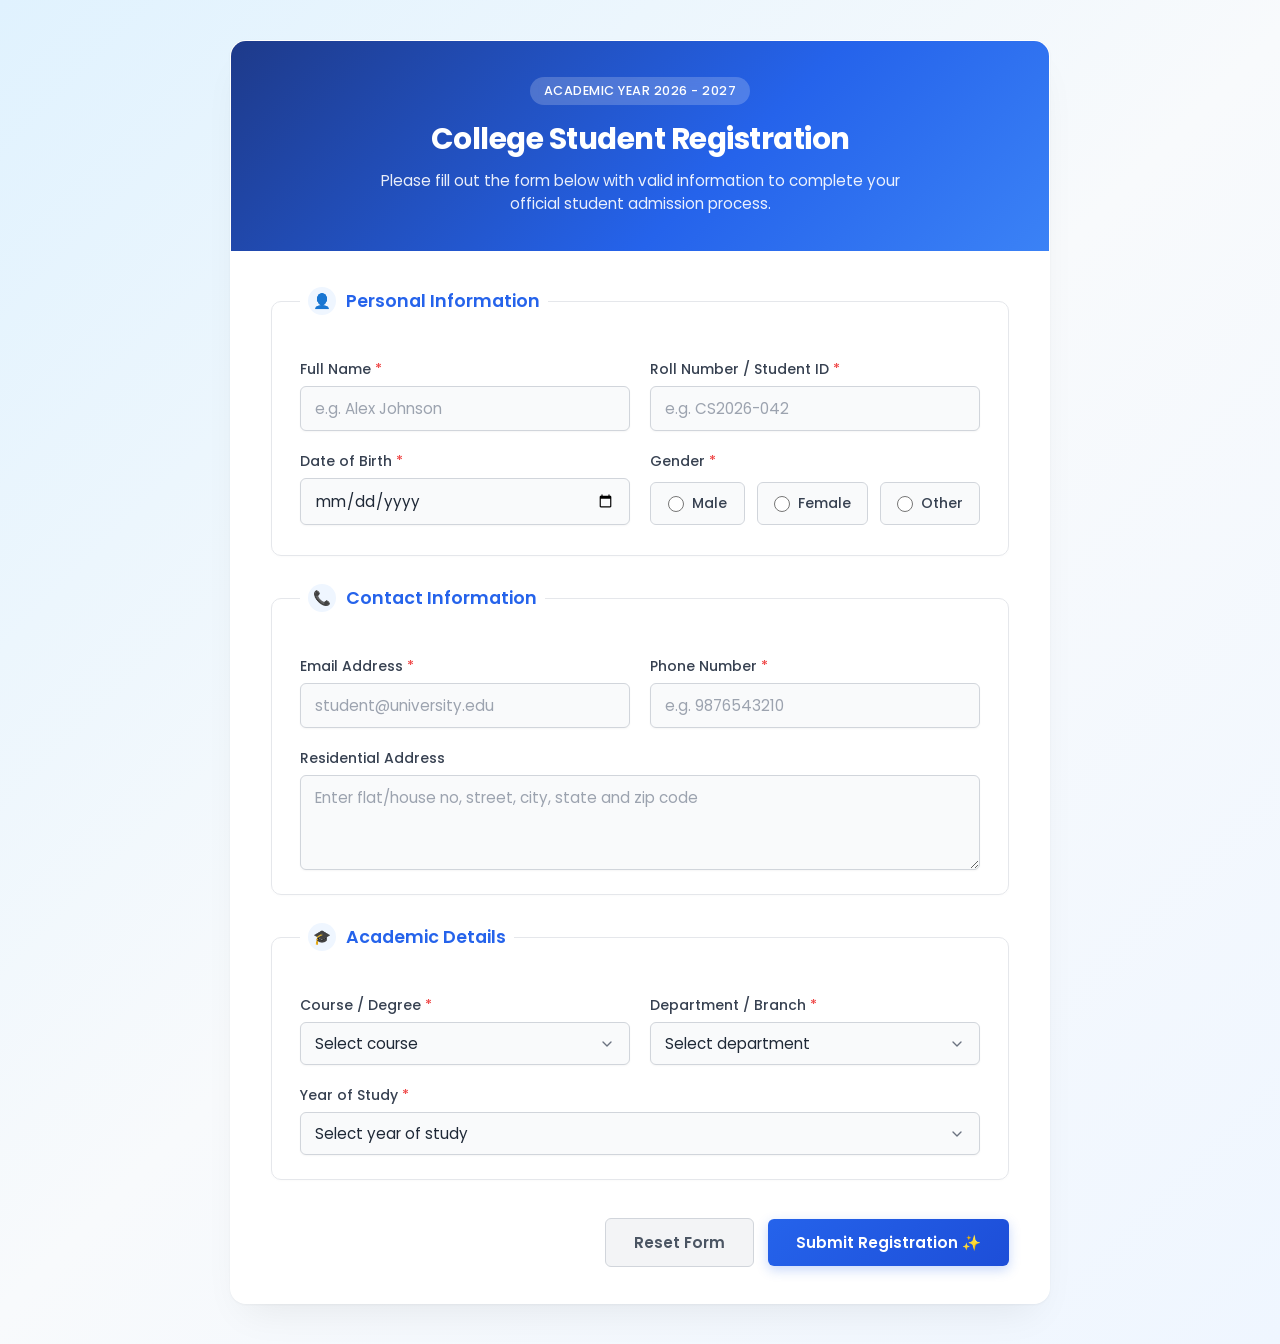
<file: index.html>
<!DOCTYPE html>
<html lang="en">
<head>
    <meta charset="UTF-8">
    <meta name="viewport" content="width=device-width, initial-scale=1.0">
    <title>College Student Registration Form</title>
    <link rel="stylesheet" href="style.css">
</head>
<body>

    <div class="container">
        <!-- Form Header (Navbar) in Blue -->
        <header class="form-header">
            <span class="badge">Academic Year 2026 - 2027</span>
            <h1>College Student Registration</h1>
            <p>Please fill out the form below with valid information to complete your official student admission process.</p>
        </header>

        <form action="thankyou.html" method="get">
            
            <!-- Section 1: Personal Information -->
            <fieldset class="form-section">
                <legend class="section-legend">
                    <span class="section-icon">👤</span>
                    Personal Information
                </legend>

                <div class="form-grid">
                    <div class="form-group">
                        <label for="fullName">Full Name <span class="required">*</span></label>
                        <input type="text" id="fullName" name="fullName" placeholder="e.g. Alex Johnson" required>
                    </div>

                    <div class="form-group">
                        <label for="rollNo">Roll Number / Student ID <span class="required">*</span></label>
                        <input type="text" id="rollNo" name="rollNo" placeholder="e.g. CS2026-042" required>
                    </div>

                    <div class="form-group">
                        <label for="dob">Date of Birth <span class="required">*</span></label>
                        <input type="date" id="dob" name="dob" required>
                    </div>

                    <div class="form-group">
                        <label>Gender <span class="required">*</span></label>
                        <div class="radio-options">
                            <label class="radio-card">
                                <input type="radio" id="male" name="gender" value="Male" required>
                                Male
                            </label>
                            <label class="radio-card">
                                <input type="radio" id="female" name="gender" value="Female">
                                Female
                            </label>
                            <label class="radio-card">
                                <input type="radio" id="other" name="gender" value="Other">
                                Other
                            </label>
                        </div>
                    </div>
                </div>
            </fieldset>

            <!-- Section 2: Contact Information -->
            <fieldset class="form-section">
                <legend class="section-legend">
                    <span class="section-icon">📞</span>
                    Contact Information
                </legend>

                <div class="form-grid">
                    <div class="form-group">
                        <label for="email">Email Address <span class="required">*</span></label>
                        <input type="email" id="email" name="email" placeholder="student@university.edu" required>
                    </div>

                    <div class="form-group">
                        <label for="phone">Phone Number <span class="required">*</span></label>
                        <input type="tel" id="phone" name="phone" placeholder="e.g. 9876543210" pattern="[0-9]{10}" required>
                    </div>

                    <div class="form-group full-width">
                        <label for="address">Residential Address</label>
                        <textarea id="address" name="address" rows="3" placeholder="Enter flat/house no, street, city, state and zip code"></textarea>
                    </div>
                </div>
            </fieldset>

            <!-- Section 3: Academic Details -->
            <fieldset class="form-section">
                <legend class="section-legend">
                    <span class="section-icon">🎓</span>
                    Academic Details
                </legend>

                <div class="form-grid">
                    <div class="form-group">
                        <label for="course">Course / Degree <span class="required">*</span></label>
                        <select id="course" name="course" required>
                            <option value="" disabled selected>Select course</option>
                            <option value="B.Tech">B.Tech (Bachelor of Technology)</option>
                            <option value="B.Sc">B.Sc (Bachelor of Science)</option>
                            <option value="B.Com">B.Com (Bachelor of Commerce)</option>
                            <option value="BCA">BCA (Bachelor of Computer Applications)</option>
                            <option value="B.A">B.A (Bachelor of Arts)</option>
                            <option value="M.Tech">M.Tech (Master of Technology)</option>
                            <option value="MCA">MCA (Master of Computer Applications)</option>
                            <option value="MBA">MBA (Master of Business Administration)</option>
                        </select>
                    </div>

                    <div class="form-group">
                        <label for="department">Department / Branch <span class="required">*</span></label>
                        <select id="department" name="department" required>
                            <option value="" disabled selected>Select department</option>
                            <option value="Computer Science">Computer Science & Engineering</option>
                            <option value="Information Technology">Information Technology</option>
                            <option value="Electronics">Electronics & Communication Engineering</option>
                            <option value="Mechanical">Mechanical Engineering</option>
                            <option value="Civil">Civil Engineering</option>
                            <option value="Business">Management & Business Studies</option>
                        </select>
                    </div>

                    <div class="form-group full-width">
                        <label for="year">Year of Study <span class="required">*</span></label>
                        <select id="year" name="year" required>
                            <option value="" disabled selected>Select year of study</option>
                            <option value="1st Year">1st Year (Freshman)</option>
                            <option value="2nd Year">2nd Year (Sophomore)</option>
                            <option value="3rd Year">3rd Year (Junior)</option>
                            <option value="4th Year">4th Year (Senior)</option>
                        </select>
                    </div>
                </div>
            </fieldset>

            <!-- Form Actions -->
            <div class="form-actions">
                <button type="reset" class="btn btn-secondary">Reset Form</button>
                <button type="submit" class="btn btn-primary">Submit Registration ✨</button>
            </div>

        </form>
    </div>

</body>
</html>
</file>
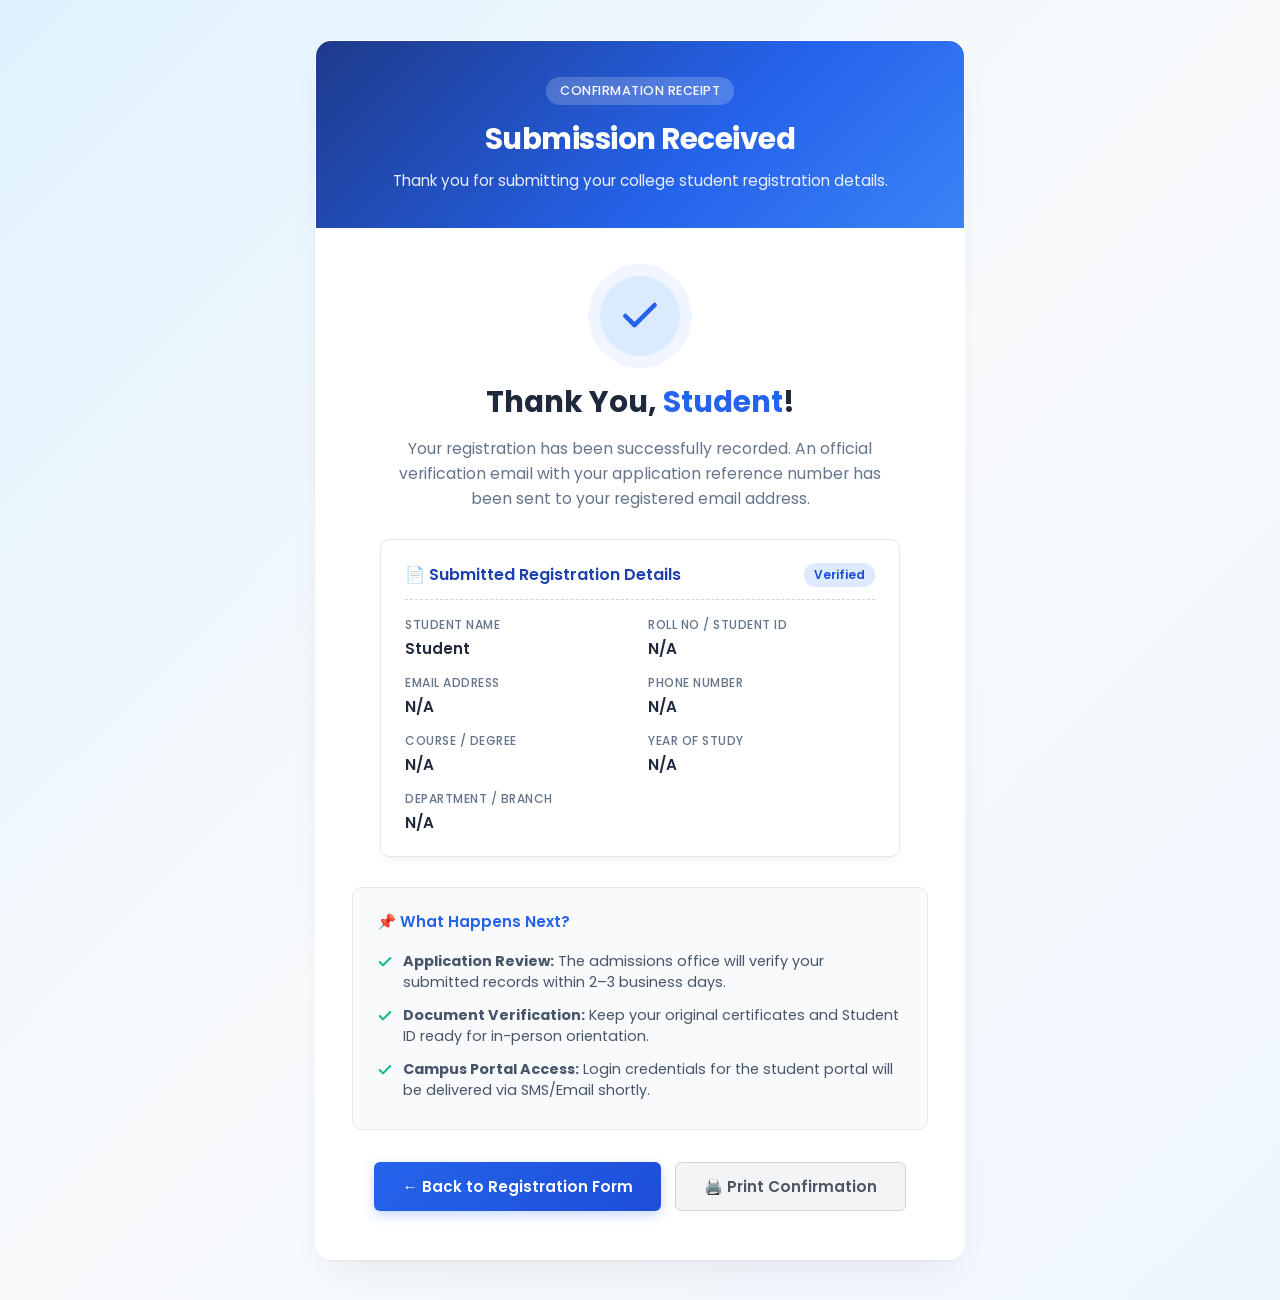
<file: thankyou.html>
<!DOCTYPE html>
<html lang="en">
<head>
    <meta charset="UTF-8">
    <meta name="viewport" content="width=device-width, initial-scale=1.0">
    <title>Registration Submitted - College Portal</title>
    <link rel="stylesheet" href="style.css">
</head>
<body>

    <div class="container thankyou-container">
        <!-- Header Banner (Matching Blue Theme) -->
        <header class="form-header">
            <span class="badge">Confirmation Receipt</span>
            <h1>Submission Received</h1>
            <p>Thank you for submitting your college student registration details.</p>
        </header>

        <!-- Main Confirmation Card Content -->
        <div class="thankyou-card">
            <div class="success-icon-wrap">
                <svg viewBox="0 0 24 24" fill="none" stroke="currentColor" stroke-width="2.5" stroke-linecap="round" stroke-linejoin="round">
                    <path d="M20 6L9 17l-5-5"></path>
                </svg>
            </div>

            <!-- Dynamic Personalized Greeting -->
            <h1>Thank You, <span id="displayGreetingName" class="student-highlight">Student</span>!</h1>
            <p class="subtitle">
                Your registration has been successfully recorded. An official verification email with your application reference number has been sent to your registered email address.
            </p>

            <!-- Summary of Submitted Details Card -->
            <div class="receipt-card">
                <div class="receipt-header">
                    <h3>📄 Submitted Registration Details</h3>
                    <span class="receipt-badge">Verified</span>
                </div>

                <div class="receipt-grid">
                    <div class="receipt-item">
                        <span class="receipt-label">Student Name</span>
                        <span class="receipt-value" id="dispFullName">—</span>
                    </div>

                    <div class="receipt-item">
                        <span class="receipt-label">Roll No / Student ID</span>
                        <span class="receipt-value" id="dispRollNo">—</span>
                    </div>

                    <div class="receipt-item">
                        <span class="receipt-label">Email Address</span>
                        <span class="receipt-value" id="dispEmail">—</span>
                    </div>

                    <div class="receipt-item">
                        <span class="receipt-label">Phone Number</span>
                        <span class="receipt-value" id="dispPhone">—</span>
                    </div>

                    <div class="receipt-item">
                        <span class="receipt-label">Course / Degree</span>
                        <span class="receipt-value" id="dispCourse">—</span>
                    </div>

                    <div class="receipt-item">
                        <span class="receipt-label">Year of Study</span>
                        <span class="receipt-value" id="dispYear">—</span>
                    </div>

                    <div class="receipt-item full-width">
                        <span class="receipt-label">Department / Branch</span>
                        <span class="receipt-value" id="dispDepartment">—</span>
                    </div>
                </div>
            </div>

            <!-- Important Next Steps Box -->
            <div class="info-box">
                <h3>📌 What Happens Next?</h3>
                <ul>
                    <li>
                        <svg width="16" height="16" viewBox="0 0 24 24" fill="none" stroke="#10b981" stroke-width="3" stroke-linecap="round" stroke-linejoin="round">
                            <polyline points="20 6 9 17 4 12"></polyline>
                        </svg>
                        <span><strong>Application Review:</strong> The admissions office will verify your submitted records within 2–3 business days.</span>
                    </li>
                    <li>
                        <svg width="16" height="16" viewBox="0 0 24 24" fill="none" stroke="#10b981" stroke-width="3" stroke-linecap="round" stroke-linejoin="round">
                            <polyline points="20 6 9 17 4 12"></polyline>
                        </svg>
                        <span><strong>Document Verification:</strong> Keep your original certificates and Student ID ready for in-person orientation.</span>
                    </li>
                    <li>
                        <svg width="16" height="16" viewBox="0 0 24 24" fill="none" stroke="#10b981" stroke-width="3" stroke-linecap="round" stroke-linejoin="round">
                            <polyline points="20 6 9 17 4 12"></polyline>
                        </svg>
                        <span><strong>Campus Portal Access:</strong> Login credentials for the student portal will be delivered via SMS/Email shortly.</span>
                    </li>
                </ul>
            </div>

            <!-- Action Buttons -->
            <div class="thankyou-actions">
                <a href="index.html" class="btn btn-primary btn-link">
                    ← Back to Registration Form
                </a>
                <button type="button" class="btn btn-secondary" onclick="window.print()">
                    🖨️ Print Confirmation
                </button>
            </div>
        </div>
    </div>

    <!-- JavaScript to Extract and Display Submitted Form Details -->
    <script>
        // Read URL query parameters submitted from index.html
        const params = new URLSearchParams(window.location.search);

        const fullName = params.get('fullName') || 'Student';
        const rollNo = params.get('rollNo') || 'N/A';
        const email = params.get('email') || 'N/A';
        const phone = params.get('phone') || 'N/A';
        const course = params.get('course') || 'N/A';
        const department = params.get('department') || 'N/A';
        const year = params.get('year') || 'N/A';

        // Update the greeting heading
        document.getElementById('displayGreetingName').textContent = fullName;

        // Populate the details receipt card
        document.getElementById('dispFullName').textContent = fullName;
        document.getElementById('dispRollNo').textContent = rollNo;
        document.getElementById('dispEmail').textContent = email;
        document.getElementById('dispPhone').textContent = phone;
        document.getElementById('dispCourse').textContent = course;
        document.getElementById('dispDepartment').textContent = department;
        document.getElementById('dispYear').textContent = year;
    </script>

</body>
</html>
</file>
<file: style.css>
/* Google Fonts import */
@import url('https://fonts.googleapis.com/css2?family=Poppins:wght@300;400;500;600;700&display=swap');

:root {
    --primary: #2563eb;
    --primary-hover: #1d4ed8;
    --primary-light: #eff6ff;
    --text-main: #1f2937;
    --text-muted: #6b7280;
    --border-color: #e5e7eb;
    --input-border: #d1d5db;
    --input-focus: #2563eb;
    --bg-page: #f8fafc;
    --card-bg: #ffffff;
    --danger: #ef4444;
    --radius-lg: 16px;
    --radius-md: 10px;
    --radius-sm: 6px;
    --shadow-card: 0 20px 40px -15px rgba(0, 0, 0, 0.08), 0 1px 3px rgba(0, 0, 0, 0.05);
    --shadow-input: 0 1px 2px rgba(0, 0, 0, 0.04);
}

* {
    margin: 0;
    padding: 0;
    box-sizing: border-box;
}

body {
    font-family: 'Poppins', sans-serif;
    background: linear-gradient(135deg, #e0f2fe 0%, #f8fafc 50%, #eff6ff 100%);
    min-height: 100vh;
    padding: 40px 20px;
    color: var(--text-main);
    display: flex;
    justify-content: center;
    align-items: center;
}

.container {
    width: 100%;
    max-width: 820px;
    background: var(--card-bg);
    border-radius: var(--radius-lg);
    box-shadow: var(--shadow-card);
    border: 1px solid rgba(255, 255, 255, 0.8);
    overflow: hidden;
    backdrop-filter: blur(10px);
}

/* Header Banner / Navbar - Royal Blue Theme */
.form-header {
    background: linear-gradient(135deg, #1e3a8a 0%, #2563eb 60%, #3b82f6 100%);
    color: #ffffff;
    padding: 36px 40px;
    text-align: center;
    position: relative;
}

.form-header .badge {
    display: inline-block;
    background: rgba(255, 255, 255, 0.2);
    padding: 5px 14px;
    border-radius: 20px;
    font-size: 0.8rem;
    font-weight: 500;
    letter-spacing: 0.5px;
    text-transform: uppercase;
    margin-bottom: 12px;
    backdrop-filter: blur(4px);
}

.form-header h1 {
    font-size: 1.85rem;
    font-weight: 700;
    margin-bottom: 8px;
    letter-spacing: -0.5px;
}

.form-header p {
    font-size: 0.95rem;
    color: rgba(255, 255, 255, 0.9);
    max-width: 520px;
    margin: 0 auto;
}

/* Form Styling */
form {
    padding: 36px 40px;
}

.form-section {
    border: 1px solid var(--border-color);
    border-radius: var(--radius-md);
    padding: 24px 28px;
    margin-bottom: 28px;
    background: #ffffff;
    box-shadow: 0 1px 3px rgba(0, 0, 0, 0.02);
    transition: border-color 0.2s ease;
}

.form-section:focus-within {
    border-color: #93c5fd;
}

.section-legend {
    display: flex;
    align-items: center;
    gap: 10px;
    font-size: 1.1rem;
    font-weight: 600;
    color: var(--primary);
    padding: 0 8px;
    margin-bottom: 20px;
    width: auto;
}

.section-icon {
    display: inline-flex;
    align-items: center;
    justify-content: center;
    width: 28px;
    height: 28px;
    background: var(--primary-light);
    color: var(--primary);
    border-radius: 50%;
    font-size: 0.9rem;
}

/* Form Layout Grid */
.form-grid {
    display: grid;
    grid-template-columns: repeat(2, 1fr);
    gap: 20px;
}

.full-width {
    grid-column: 1 / -1;
}

.form-group {
    display: flex;
    flex-direction: column;
}

.form-group label {
    font-size: 0.875rem;
    font-weight: 500;
    color: #374151;
    margin-bottom: 6px;
    display: flex;
    align-items: center;
}

.form-group label .required {
    color: var(--danger);
    margin-left: 4px;
}

/* Input, Select, Textarea */
input[type="text"],
input[type="email"],
input[type="tel"],
input[type="date"],
select,
textarea {
    width: 100%;
    padding: 10px 14px;
    font-size: 0.95rem;
    font-family: inherit;
    color: var(--text-main);
    background-color: #f9fafb;
    border: 1.5px solid var(--input-border);
    border-radius: var(--radius-sm);
    outline: none;
    transition: all 0.25s ease;
    box-shadow: var(--shadow-input);
}

input::placeholder,
textarea::placeholder {
    color: #9ca3af;
}

input[type="text"]:focus,
input[type="email"]:focus,
input[type="tel"]:focus,
input[type="date"]:focus,
select:focus,
textarea:focus {
    background-color: #ffffff;
    border-color: var(--input-focus);
    box-shadow: 0 0 0 4px rgba(37, 99, 235, 0.15);
}

select {
    cursor: pointer;
    appearance: none;
    background-image: url("data:image/svg+xml;charset=UTF-8,%3csvg xmlns='http://www.w3.org/2000/svg' viewBox='0 0 24 24' fill='none' stroke='%236b7280' stroke-width='2' stroke-linecap='round' stroke-linejoin='round'%3e%3cpolyline points='6 9 12 15 18 9'%3e%3c/polyline%3e%3c/svg%3e");
    background-repeat: no-repeat;
    background-position: right 14px center;
    background-size: 16px;
    padding-right: 40px;
}

textarea {
    resize: vertical;
    min-height: 95px;
}

/* Radio Button Group */
.radio-options {
    display: flex;
    gap: 12px;
    margin-top: 4px;
}

.radio-card {
    flex: 1;
    position: relative;
    display: flex;
    align-items: center;
    justify-content: center;
    padding: 10px 16px;
    background: #f9fafb;
    border: 1.5px solid var(--input-border);
    border-radius: var(--radius-sm);
    cursor: pointer;
    font-size: 0.9rem;
    font-weight: 500;
    color: #4b5563;
    transition: all 0.2s ease;
}

.radio-card input[type="radio"] {
    margin-right: 8px;
    accent-color: var(--primary);
    width: 16px;
    height: 16px;
    cursor: pointer;
}

.radio-card:hover {
    background: #f3f4f6;
    border-color: #9ca3af;
}

.radio-card:has(input[type="radio"]:checked) {
    background: var(--primary-light);
    border-color: var(--primary);
    color: var(--primary);
    font-weight: 600;
}

/* Buttons Area */
.form-actions {
    display: flex;
    justify-content: flex-end;
    align-items: center;
    gap: 14px;
    padding-top: 10px;
}

.btn {
    padding: 12px 28px;
    font-size: 0.95rem;
    font-weight: 600;
    font-family: inherit;
    border-radius: var(--radius-sm);
    border: none;
    cursor: pointer;
    transition: all 0.25s ease;
    display: inline-flex;
    align-items: center;
    justify-content: center;
    gap: 8px;
}

.btn-primary {
    background: linear-gradient(135deg, #2563eb 0%, #1d4ed8 100%);
    color: #ffffff;
    box-shadow: 0 4px 12px rgba(37, 99, 235, 0.25);
}

.btn-primary:hover {
    background: linear-gradient(135deg, #1d4ed8 0%, #1e40af 100%);
    box-shadow: 0 6px 16px rgba(37, 99, 235, 0.35);
    transform: translateY(-1px);
}

.btn-primary:active {
    transform: translateY(0);
}

.btn-secondary {
    background: #f3f4f6;
    color: #4b5563;
    border: 1px solid #d1d5db;
}

.btn-secondary:hover {
    background: #e5e7eb;
    color: #1f2937;
}

/* Responsive Design */
@media (max-width: 680px) {
    body {
        padding: 16px 10px;
    }

    form {
        padding: 24px 20px;
    }

    .form-header {
        padding: 28px 20px;
    }

    .form-header h1 {
        font-size: 1.5rem;
    }

    .form-grid {
        grid-template-columns: 1fr;
        gap: 16px;
    }

    .radio-options {
        flex-direction: column;
    }

    .form-actions {
        flex-direction: column-reverse;
    }

    .btn {
        width: 100%;
    }
}


/* Thank You Page Specific Styles */
.thankyou-container {
    max-width: 650px;
    text-align: center;
}

.thankyou-card {
    padding: 48px 36px;
}

.success-icon-wrap {
    width: 80px;
    height: 80px;
    margin: 0 auto 24px;
    background: #dbeafe;
    border-radius: 50%;
    display: flex;
    align-items: center;
    justify-content: center;
    color: #2563eb;
    box-shadow: 0 0 0 12px #eff6ff;
    animation: popIn 0.5s ease-out;
}

.success-icon-wrap svg {
    width: 44px;
    height: 44px;
}

.thankyou-card h1 {
    font-size: 1.85rem;
    font-weight: 700;
    color: #1e293b;
    margin-bottom: 12px;
}

.thankyou-card p.subtitle {
    font-size: 0.98rem;
    color: #64748b;
    max-width: 500px;
    margin: 0 auto 28px;
    line-height: 1.6;
}

.info-box {
    background: #f8fafc;
    border: 1px solid var(--border-color);
    border-radius: var(--radius-md);
    padding: 22px 24px;
    margin: 0 auto 32px;
    text-align: left;
}

.info-box h3 {
    font-size: 0.95rem;
    font-weight: 600;
    color: var(--primary);
    margin-bottom: 12px;
    display: flex;
    align-items: center;
    gap: 8px;
}

.info-box ul {
    list-style: none;
    padding: 0;
    margin: 0;
}

.info-box ul li {
    font-size: 0.9rem;
    color: #475569;
    padding: 6px 0;
    display: flex;
    align-items: flex-start;
    gap: 10px;
}

.info-box ul li svg {
    flex-shrink: 0;
    margin-top: 3px;
}

.thankyou-actions {
    display: flex;
    justify-content: center;
    gap: 14px;
    flex-wrap: wrap;
}

.btn-link {
    text-decoration: none;
}

@keyframes popIn {
    0% { transform: scale(0.6); opacity: 0; }
    100% { transform: scale(1); opacity: 1; }
}


/* Submitted Details Summary Card */
.receipt-card {
    background: #ffffff;
    border: 1px solid #e2e8f0;
    border-radius: var(--radius-md);
    padding: 22px 24px;
    margin: 24px auto 30px;
    max-width: 520px;
    text-align: left;
    box-shadow: 0 4px 6px -1px rgba(0, 0, 0, 0.05);
}

.receipt-header {
    display: flex;
    justify-content: space-between;
    align-items: center;
    padding-bottom: 12px;
    margin-bottom: 16px;
    border-bottom: 1px dashed #cbd5e1;
}

.receipt-header h3 {
    font-size: 1rem;
    font-weight: 600;
    color: #1e40af;
    display: flex;
    align-items: center;
    gap: 8px;
    margin: 0;
}

.receipt-badge {
    background: #dbeafe;
    color: #1d4ed8;
    font-size: 0.75rem;
    font-weight: 600;
    padding: 3px 10px;
    border-radius: 12px;
}

.receipt-grid {
    display: grid;
    grid-template-columns: repeat(2, 1fr);
    gap: 14px 16px;
}

.receipt-item {
    display: flex;
    flex-direction: column;
}

.receipt-item.full-width {
    grid-column: 1 / -1;
}

.receipt-label {
    font-size: 0.75rem;
    font-weight: 500;
    text-transform: uppercase;
    letter-spacing: 0.5px;
    color: #64748b;
    margin-bottom: 3px;
}

.receipt-value {
    font-size: 0.95rem;
    font-weight: 600;
    color: #1e293b;
    word-break: break-word;
}

.student-highlight {
    color: #2563eb;
    font-weight: 700;
}

@media (max-width: 540px) {
    .receipt-grid {
        grid-template-columns: 1fr;
    }
}
</file>
